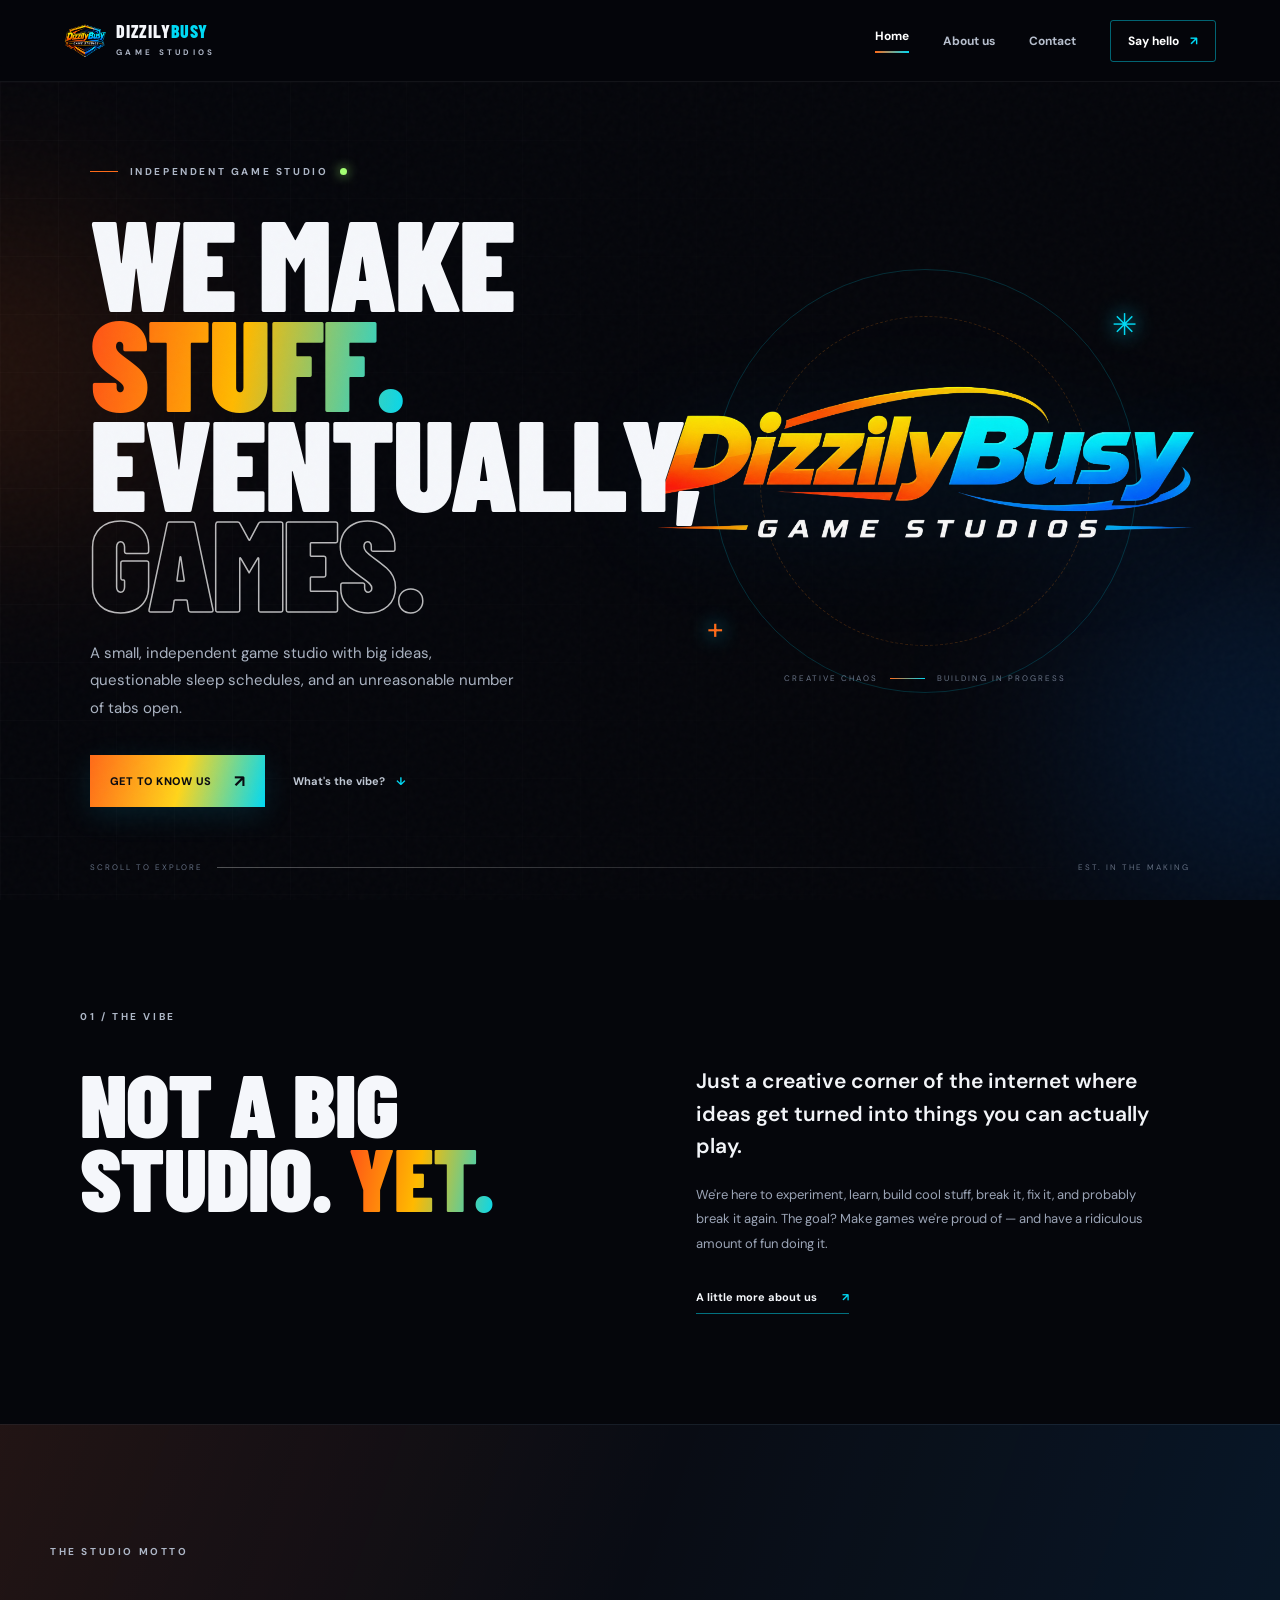
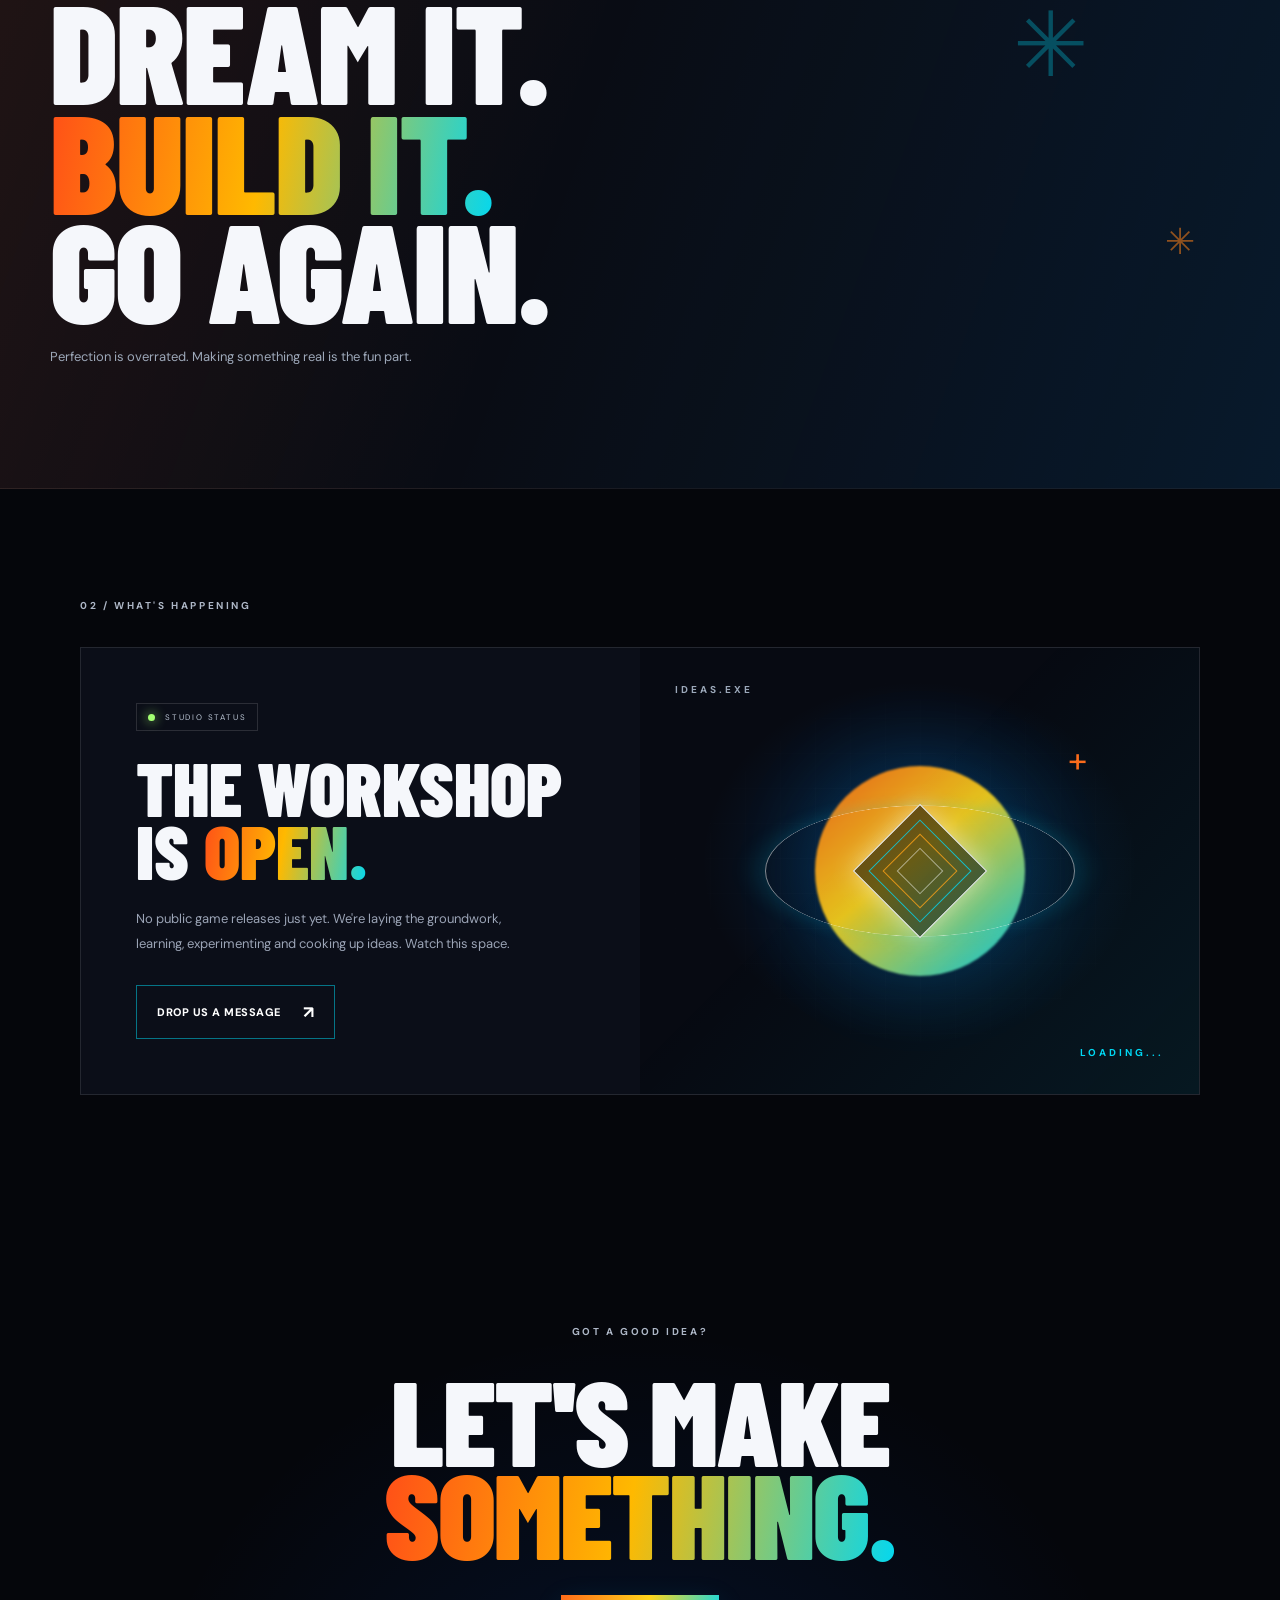
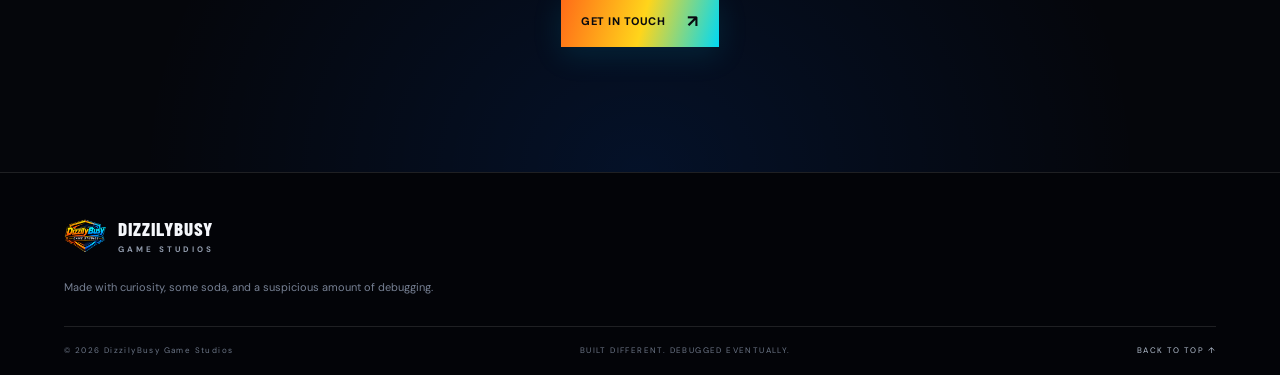
<file: index.html>
<!doctype html>
<html lang="en">
<head>
  <meta charset="utf-8">
  <meta name="viewport" content="width=device-width, initial-scale=1">
  <meta name="theme-color" content="#05060b">
  <meta name="description" content="DizzilyBusy Game Studios — an independent game studio making ideas happen, one questionable commit at a time.">
  <title>DizzilyBusy Game Studios — Making things. Breaking things. Making games.</title>
  <link rel="icon" type="image/png" href="assets/dizzilybusy-emblem.png">
  <link rel="preconnect" href="https://fonts.googleapis.com">
  <link rel="preconnect" href="https://fonts.gstatic.com" crossorigin>
  <link href="https://fonts.googleapis.com/css2?family=Barlow+Condensed:wght@600;700;800;900&family=DM+Sans:wght@400;500;600;700&display=swap" rel="stylesheet">
  <link rel="stylesheet" href="css/style.css">
  <script src="js/config.js" defer></script>
  <script src="js/main.js" defer></script>
</head>
<body>
  <div class="noise" aria-hidden="true"></div>
  <div class="scroll-progress" aria-hidden="true"><span></span></div>
  <header class="site-header">
    <a class="brand" href="index.html" aria-label="DizzilyBusy Game Studios home">
      <img src="assets/dizzilybusy-emblem.png" alt="" class="brand-mark">
      <span class="brand-name">DIZZILY<span>BUSY</span><small>GAME STUDIOS</small></span>
    </a>
    <button class="menu-toggle" aria-label="Open navigation" aria-expanded="false"><span></span><span></span></button>
    <nav class="main-nav" aria-label="Main navigation">
      <a class="active" href="index.html">Home</a>
      <a href="about.html">About us</a>
      <a href="contact.html">Contact</a>
      <a class="nav-cta" href="contact.html">Say hello <span>↗</span></a>
    </nav>
  </header>

  <main>
    <section class="hero">
      <div class="hero-grid" aria-hidden="true"></div>
      <div class="hero-orb orb-orange" aria-hidden="true"></div>
      <div class="hero-orb orb-blue" aria-hidden="true"></div>
      <div class="hero-content">
        <p class="eyebrow reveal"><span class="eyebrow-line"></span> INDEPENDENT GAME STUDIO <span class="status-dot"></span></p>
        <h1 class="hero-title reveal">WE MAKE<br><span class="gradient-text">STUFF.</span><br>EVENTUALLY, <span class="outline-text">GAMES.</span></h1>
        <p class="hero-copy reveal">A small, independent game studio with big ideas, questionable sleep schedules, and an unreasonable number of tabs open.</p>
        <div class="hero-actions reveal">
          <a class="button button-primary" href="about.html">Get to know us <span>↗</span></a>
          <a class="text-link" href="#the-vibe">What's the vibe? <span>↓</span></a>
        </div>
      </div>
      <div class="hero-art reveal">
        <div class="art-ring ring-one"></div><div class="art-ring ring-two"></div>
        <div class="art-cross cross-a">✳</div><div class="art-cross cross-b">+</div>
        <img src="assets/dizzilybusy-logo.png" alt="DizzilyBusy Game Studios logo" class="hero-logo">
        <div class="art-caption"><span>CREATIVE CHAOS</span><i></i><span>BUILDING IN PROGRESS</span></div>
      </div>
      <div class="hero-bottom"><span>SCROLL TO EXPLORE</span><span class="scroll-line"></span><span>EST. IN THE MAKING</span></div>
    </section>

    <section class="intro section-wrap" id="the-vibe">
      <div class="section-kicker reveal">01 / THE VIBE</div>
      <div class="intro-layout">
        <h2 class="section-heading reveal">NOT A BIG<br>STUDIO. <span class="gradient-text">YET.</span></h2>
        <div class="intro-text reveal">
          <p class="lead">Just a creative corner of the internet where ideas get turned into things you can actually play.</p>
          <p>We're here to experiment, learn, build cool stuff, break it, fix it, and probably break it again. The goal? Make games we're proud of — and have a ridiculous amount of fun doing it.</p>
          <a class="arrow-link" href="about.html">A little more about us <span>↗</span></a>
        </div>
      </div>
    </section>

    <section class="manifesto">
      <div class="manifesto-inner">
        <p class="eyebrow reveal">THE STUDIO MOTTO</p>
        <h2 class="reveal">DREAM IT.<br><span class="gradient-text">BUILD IT.</span><br>GO AGAIN.</h2>
        <p class="manifesto-note reveal">Perfection is overrated. Making something real is the fun part.</p>
        <span class="manifesto-spark spark-one">✳</span><span class="manifesto-spark spark-two">✳</span>
      </div>
    </section>

    <section class="now-building section-wrap">
      <div class="section-kicker reveal">02 / WHAT'S HAPPENING</div>
      <div class="building-card reveal">
        <div class="building-copy">
          <span class="pill"><span class="status-dot"></span> STUDIO STATUS</span>
          <h2>THE WORKSHOP<br>IS <span class="gradient-text">OPEN.</span></h2>
          <p>No public game releases just yet. We're laying the groundwork, learning, experimenting and cooking up ideas. Watch this space.</p>
          <a class="button button-outline" href="contact.html">Drop us a message <span>↗</span></a>
        </div>
        <div class="building-visual" aria-hidden="true">
          <div class="visual-grid"></div><div class="visual-sun"></div>
          <div class="visual-ring"></div><div class="visual-cube"><span></span><span></span><span></span></div>
          <div class="visual-label label-top">IDEAS.EXE</div><div class="visual-label label-bottom">LOADING...</div>
          <div class="visual-plus">+</div>
        </div>
      </div>
    </section>

    <section class="end-cta">
      <p class="eyebrow reveal">GOT A GOOD IDEA?</p>
      <h2 class="reveal">LET'S MAKE<br><span class="gradient-text">SOMETHING.</span></h2>
      <a class="button button-primary reveal" href="contact.html">Get in touch <span>↗</span></a>
    </section>
  </main>

  <footer class="site-footer">
    <a class="footer-brand" href="index.html"><img src="assets/dizzilybusy-emblem.png" alt=""><span>DIZZILYBUSY <small>GAME STUDIOS</small></span></a>
    <p>Made with curiosity, some soda, and a suspicious amount of debugging.</p>
    <div class="footer-bottom"><span>© <span data-year></span> DizzilyBusy Game Studios</span><span>BUILT DIFFERENT. DEBUGGED EVENTUALLY.</span><a href="#top" class="back-top">BACK TO TOP ↑</a></div>
  </footer>
</body>
</html>
</file>
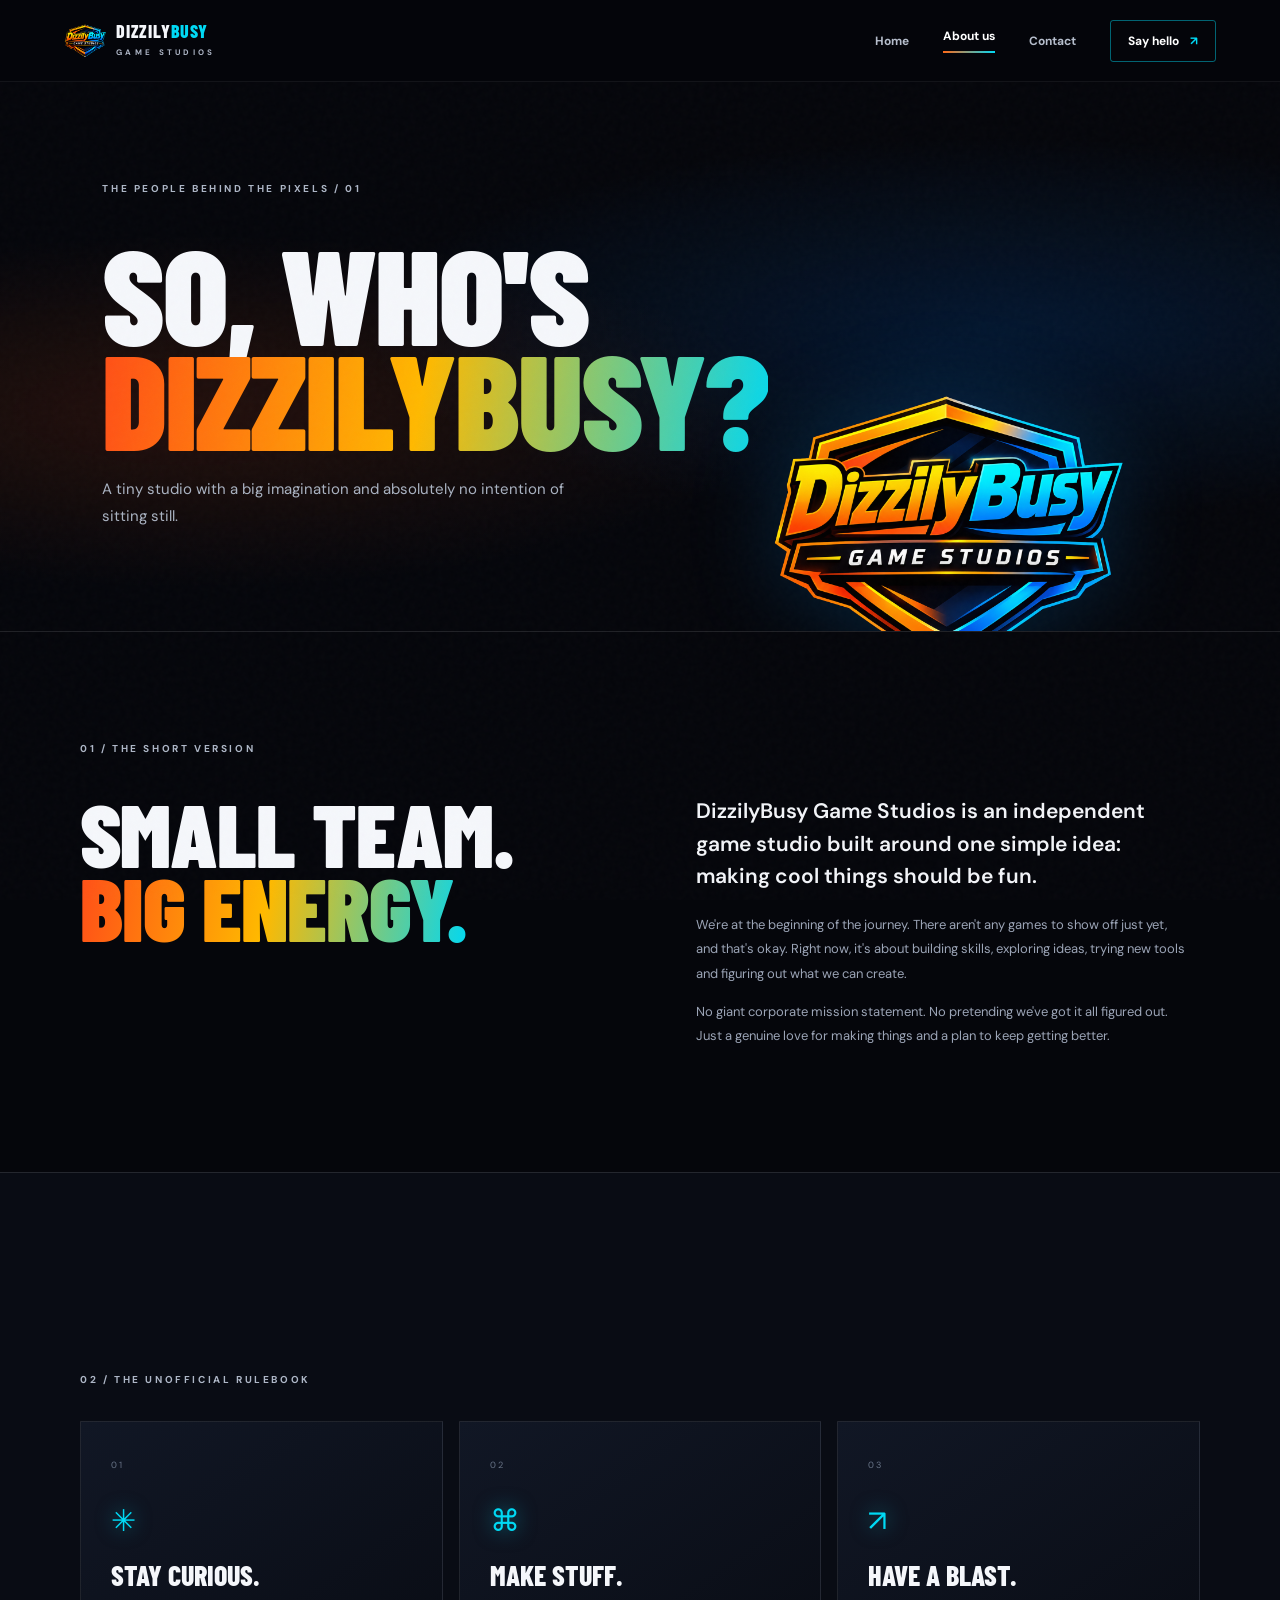
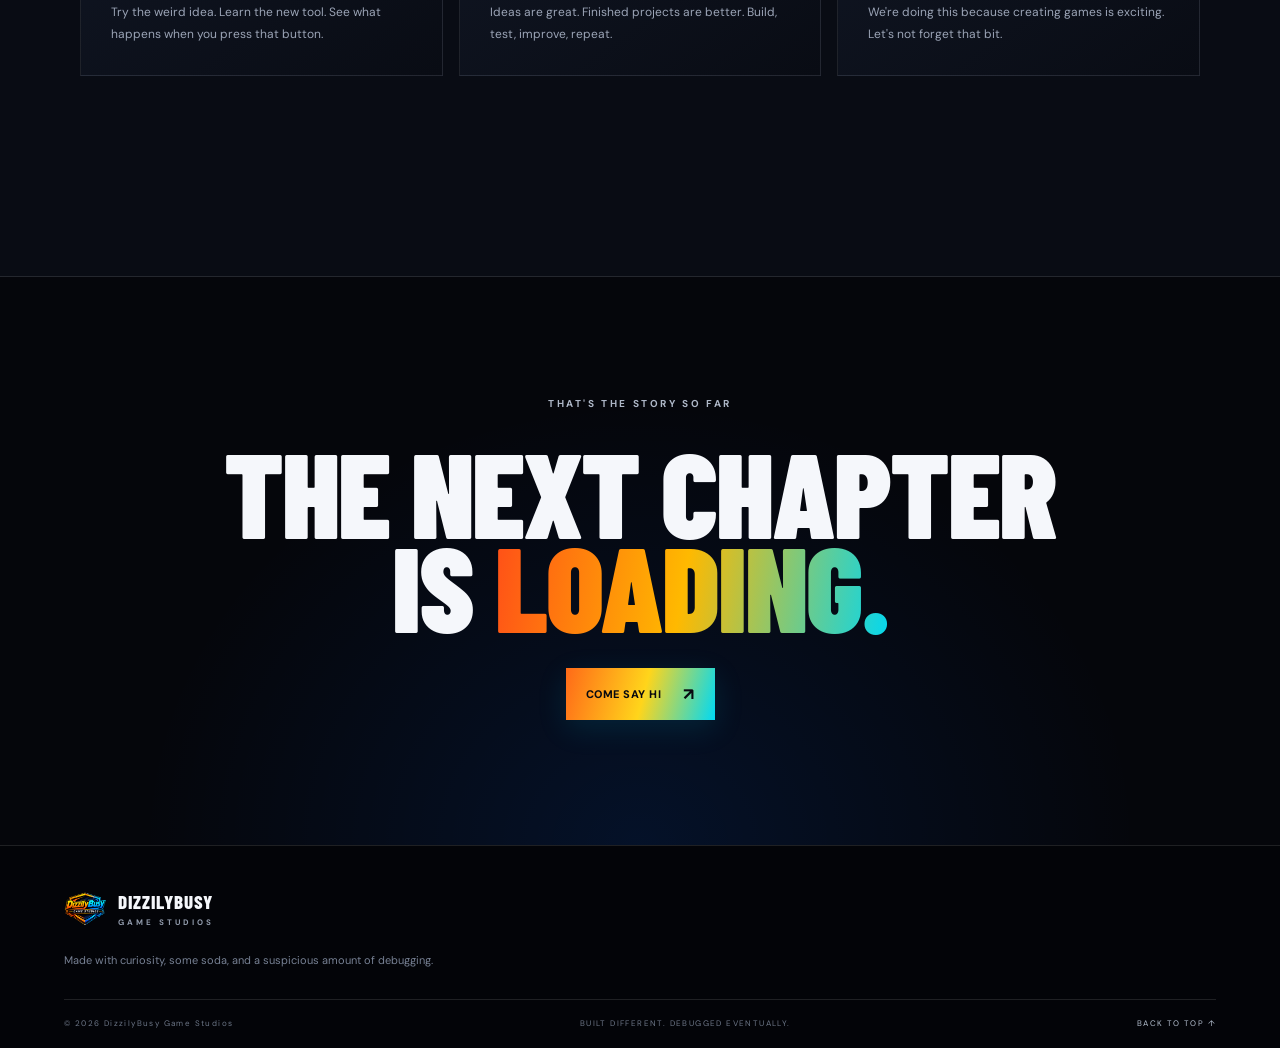
<file: about.html>
<!doctype html>
<html lang="en">
<head>
  <meta charset="utf-8"><meta name="viewport" content="width=device-width, initial-scale=1"><meta name="theme-color" content="#05060b">
  <meta name="description" content="Get to know DizzilyBusy Game Studios: small studio, big ideas, and plenty of creative chaos.">
  <title>About Us — DizzilyBusy Game Studios</title><link rel="icon" type="image/png" href="assets/dizzilybusy-emblem.png">
  <link rel="preconnect" href="https://fonts.googleapis.com"><link rel="preconnect" href="https://fonts.gstatic.com" crossorigin>
  <link href="https://fonts.googleapis.com/css2?family=Barlow+Condensed:wght@600;700;800;900&family=DM+Sans:wght@400;500;600;700&display=swap" rel="stylesheet">
  <link rel="stylesheet" href="css/style.css"><script src="js/config.js" defer></script><script src="js/main.js" defer></script>
</head>
<body><div class="noise" aria-hidden="true"></div><div class="scroll-progress"><span></span></div>
<header class="site-header"><a class="brand" href="index.html"><img src="assets/dizzilybusy-emblem.png" alt="" class="brand-mark"><span class="brand-name">DIZZILY<span>BUSY</span><small>GAME STUDIOS</small></span></a>
<button class="menu-toggle" aria-label="Open navigation" aria-expanded="false"><span></span><span></span></button><nav class="main-nav" aria-label="Main navigation"><a href="index.html">Home</a><a class="active" href="about.html">About us</a><a href="contact.html">Contact</a><a class="nav-cta" href="contact.html">Say hello <span>↗</span></a></nav></header>
<main>
  <section class="page-hero">
    <div class="page-hero-glow"></div><div class="section-kicker reveal">THE PEOPLE BEHIND THE PIXELS / 01</div>
    <h1 class="page-title reveal">SO, WHO'S<br><span class="gradient-text">DIZZILYBUSY?</span></h1>
    <p class="page-lead reveal">A tiny studio with a big imagination and absolutely no intention of sitting still.</p>
    <img class="page-emblem reveal" src="assets/dizzilybusy-emblem.png" alt="DizzilyBusy Game Studios emblem">
  </section>
  <section class="about-story section-wrap">
    <div class="section-kicker reveal">01 / THE SHORT VERSION</div><div class="story-grid">
      <h2 class="section-heading reveal">SMALL TEAM.<br><span class="gradient-text">BIG ENERGY.</span></h2>
      <div class="story-copy reveal"><p class="lead">DizzilyBusy Game Studios is an independent game studio built around one simple idea: making cool things should be fun.</p>
      <p>We're at the beginning of the journey. There aren't any games to show off just yet, and that's okay. Right now, it's about building skills, exploring ideas, trying new tools and figuring out what we can create.</p>
      <p>No giant corporate mission statement. No pretending we've got it all figured out. Just a genuine love for making things and a plan to keep getting better.</p></div>
    </div>
  </section>
  <section class="values-section">
    <div class="section-wrap"><div class="section-kicker reveal">02 / THE UNOFFICIAL RULEBOOK</div><div class="values-grid">
      <article class="value-card reveal"><span class="value-number">01</span><span class="value-icon">✳</span><h3>STAY CURIOUS.</h3><p>Try the weird idea. Learn the new tool. See what happens when you press that button.</p></article>
      <article class="value-card reveal"><span class="value-number">02</span><span class="value-icon">⌘</span><h3>MAKE STUFF.</h3><p>Ideas are great. Finished projects are better. Build, test, improve, repeat.</p></article>
      <article class="value-card reveal"><span class="value-number">03</span><span class="value-icon">↗</span><h3>HAVE A BLAST.</h3><p>We're doing this because creating games is exciting. Let's not forget that bit.</p></article>
    </div></div>
  </section>
  <section class="end-cta"><p class="eyebrow reveal">THAT'S THE STORY SO FAR</p><h2 class="reveal">THE NEXT CHAPTER<br>IS <span class="gradient-text">LOADING.</span></h2><a class="button button-primary reveal" href="contact.html">Come say hi <span>↗</span></a></section>
</main>
<footer class="site-footer"><a class="footer-brand" href="index.html"><img src="assets/dizzilybusy-emblem.png" alt=""><span>DIZZILYBUSY <small>GAME STUDIOS</small></span></a><p>Made with curiosity, some soda, and a suspicious amount of debugging.</p><div class="footer-bottom"><span>© <span data-year></span> DizzilyBusy Game Studios</span><span>BUILT DIFFERENT. DEBUGGED EVENTUALLY.</span><a href="#top" class="back-top">BACK TO TOP ↑</a></div></footer>
</body></html>
</file>
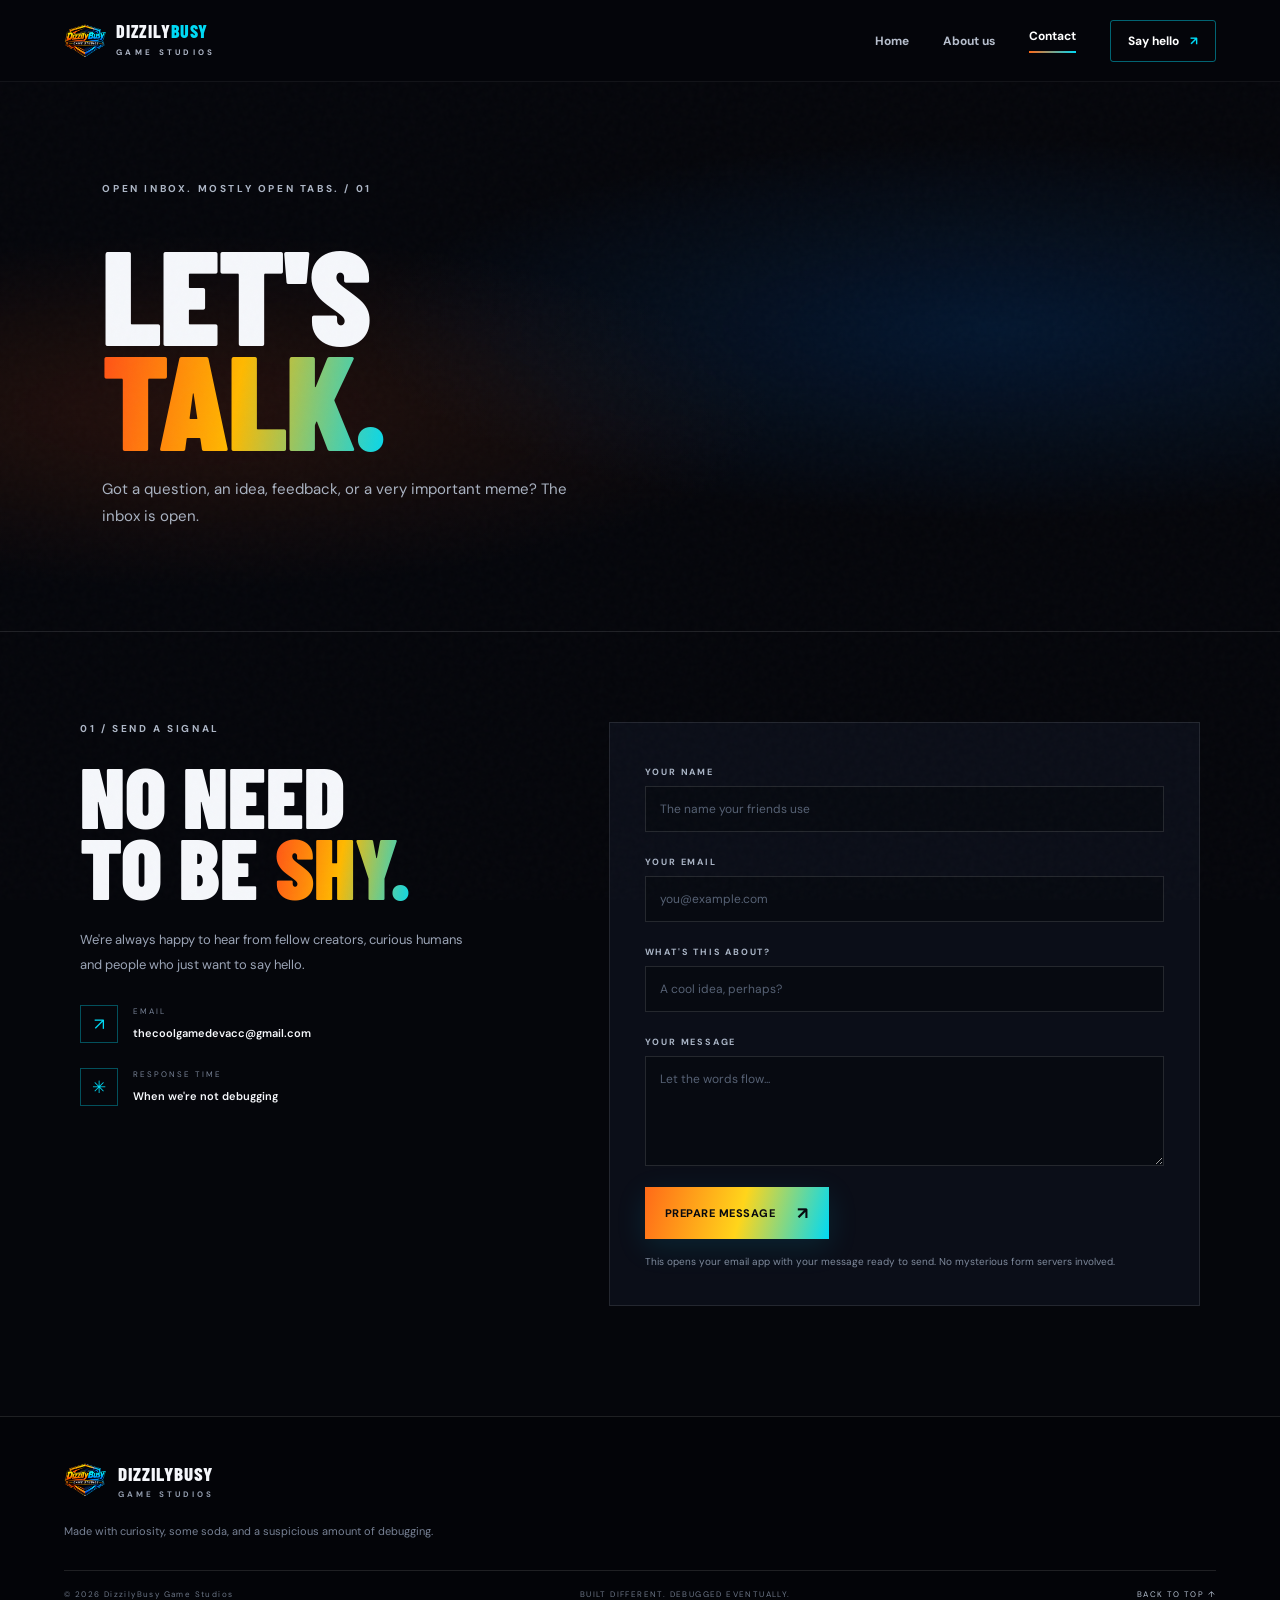
<file: contact.html>
<!doctype html>
<html lang="en">
  <head>
    <meta charset="utf-8" />
    <meta name="viewport" content="width=device-width, initial-scale=1" />
    <meta name="theme-color" content="#05060b" />
    <meta
      name="description"
      content="Get in touch with DizzilyBusy Game Studios. Questions, ideas, or just want to say hello?"
    />
    <title>Contact — DizzilyBusy Game Studios</title>
    <link rel="icon" type="image/png" href="assets/dizzilybusy-emblem.png" />
    <link rel="preconnect" href="https://fonts.googleapis.com" />
    <link rel="preconnect" href="https://fonts.gstatic.com" crossorigin />
    <link
      href="https://fonts.googleapis.com/css2?family=Barlow+Condensed:wght@600;700;800;900&family=DM+Sans:wght@400;500;600;700&display=swap"
      rel="stylesheet"
    />
    <link rel="stylesheet" href="css/style.css" />
    <script src="js/config.js" defer></script>
    <script src="js/main.js" defer></script>
  </head>
  <body>
    <div class="noise" aria-hidden="true"></div>
    <div class="scroll-progress"><span></span></div>
    <header class="site-header">
      <a class="brand" href="index.html"
        ><img
          src="assets/dizzilybusy-emblem.png"
          alt=""
          class="brand-mark"
        /><span class="brand-name"
          >DIZZILY<span>BUSY</span><small>GAME STUDIOS</small></span
        ></a
      >
      <button
        class="menu-toggle"
        aria-label="Open navigation"
        aria-expanded="false"
      >
        <span></span><span></span>
      </button>
      <nav class="main-nav" aria-label="Main navigation">
        <a href="index.html">Home</a><a href="about.html">About us</a
        ><a class="active" href="contact.html">Contact</a
        ><a class="nav-cta" href="contact.html">Say hello <span>↗</span></a>
      </nav>
    </header>
    <main>
      <section class="page-hero contact-hero">
        <div class="page-hero-glow"></div>
        <div class="section-kicker reveal">
          OPEN INBOX. MOSTLY OPEN TABS. / 01
        </div>
        <h1 class="page-title reveal">
          LET'S<br /><span class="gradient-text">TALK.</span>
        </h1>
        <p class="page-lead reveal">
          Got a question, an idea, feedback, or a very important meme? The inbox
          is open.
        </p>
      </section>
      <section class="contact-layout section-wrap">
        <div class="contact-aside reveal">
          <div class="section-kicker">01 / SEND A SIGNAL</div>
          <h2>NO NEED<br />TO BE <span class="gradient-text">SHY.</span></h2>
          <p>
            We're always happy to hear from fellow creators, curious humans and
            people who just want to say hello.
          </p>
          <div class="contact-detail">
            <span class="detail-icon">↗</span>
            <div>
              <small>EMAIL</small
              ><strong data-contact-email>thecoolgamedevacc@gmail.com</strong>
            </div>
          </div>
          <div class="contact-detail">
            <span class="detail-icon">✳</span>
            <div>
              <small>RESPONSE TIME</small
              ><strong>When we're not debugging</strong>
            </div>
          </div>
        </div>
        <form class="contact-form reveal" id="contact-form">
          <label for="name">YOUR NAME</label
          ><input
            id="name"
            name="name"
            type="text"
            placeholder="The name your friends use"
            required
          />
          <label for="email">YOUR EMAIL</label
          ><input
            id="email"
            name="email"
            type="email"
            placeholder="you@example.com"
            required
          />
          <label for="subject">WHAT'S THIS ABOUT?</label
          ><input
            id="subject"
            name="subject"
            type="text"
            placeholder="A cool idea, perhaps?"
            required
          />
          <label for="message">YOUR MESSAGE</label
          ><textarea
            id="message"
            name="message"
            rows="5"
            placeholder="Let the words flow..."
            required
          ></textarea>
          <button class="button button-primary submit-button" type="submit">
            Prepare message <span>↗</span>
          </button>
          <p class="form-note" id="form-note" aria-live="polite">
            This opens your email app with your message ready to send. No
            mysterious form servers involved.
          </p>
        </form>
      </section>
    </main>
    <footer class="site-footer">
      <a class="footer-brand" href="index.html"
        ><img src="assets/dizzilybusy-emblem.png" alt="" /><span
          >DIZZILYBUSY <small>GAME STUDIOS</small></span
        ></a
      >
      <p>
        Made with curiosity, some soda, and a suspicious amount of debugging.
      </p>
      <div class="footer-bottom">
        <span>© <span data-year></span> DizzilyBusy Game Studios</span
        ><span>BUILT DIFFERENT. DEBUGGED EVENTUALLY.</span
        ><a href="#top" class="back-top">BACK TO TOP ↑</a>
      </div>
    </footer>
  </body>
</html>
</file>
<file: css/style.css>
@import url('https://fonts.googleapis.com/css2?family=Barlow+Condensed:wght@600;700;800;900&family=DM+Sans:wght@400;500;600;700&display=swap');
:root{--bg:#05060b;--panel:#0b0e18;--panel2:#101522;--text:#f5f7fb;--muted:#9ba4b6;--orange:#ff6a18;--yellow:#ffd51b;--cyan:#00d9f4;--blue:#087bff;--line:rgba(255,255,255,.11);--display:'Barlow Condensed',Impact,sans-serif;--body:'DM Sans',Arial,sans-serif;--max:1180px}
*{box-sizing:border-box}html{scroll-behavior:smooth;scroll-padding-top:90px}body{margin:0;background:var(--bg);color:var(--text);font-family:var(--body);overflow-x:hidden}a{color:inherit;text-decoration:none}button,input,textarea{font:inherit}.noise{position:fixed;inset:0;pointer-events:none;z-index:20;opacity:.045;background-image:url("data:image/svg+xml,%3Csvg viewBox='0 0 180 180' xmlns='http://www.w3.org/2000/svg'%3E%3Cfilter id='n'%3E%3CfeTurbulence type='fractalNoise' baseFrequency='.9' numOctaves='3' stitchTiles='stitch'/%3E%3C/filter%3E%3Crect width='100%25' height='100%25' filter='url(%23n)' opacity='.5'/%3E%3C/svg%3E")}.scroll-progress{height:2px;position:fixed;top:0;left:0;right:0;z-index:50}.scroll-progress span{display:block;height:100%;width:0;background:linear-gradient(90deg,var(--orange),var(--yellow),var(--cyan),var(--blue))}
.site-header{height:82px;position:sticky;top:0;z-index:30;display:flex;align-items:center;justify-content:space-between;padding:0 max(5vw,24px);background:rgba(5,6,11,.78);backdrop-filter:blur(18px);border-bottom:1px solid rgba(255,255,255,.06)}.brand{display:flex;align-items:center;gap:10px}.brand-mark{width:42px;height:42px;object-fit:contain}.brand-name{font:800 18px var(--display);letter-spacing:.8px;line-height:.85}.brand-name>span{color:var(--cyan)}.brand-name small{display:block;font:700 8px var(--body);letter-spacing:3.3px;margin-top:7px;color:#aeb6c6}.main-nav{display:flex;align-items:center;gap:34px}.main-nav>a{font-size:12px;color:#b6becc;font-weight:700;transition:.2s}.main-nav>a:hover,.main-nav>a.active{color:#fff}.main-nav>a.active:after{content:"";display:block;height:2px;margin-top:7px;background:linear-gradient(90deg,var(--orange),var(--cyan))}.main-nav .nav-cta{padding:12px 17px;border:1px solid rgba(0,217,244,.45);border-radius:3px;color:#fff}.nav-cta span{color:var(--cyan);margin-left:8px}.menu-toggle{display:none}
.hero{min-height:calc(100svh - 82px);position:relative;display:grid;grid-template-columns:1fr 1fr;align-items:center;padding:70px max(7vw,28px) 90px;overflow:hidden}.hero-grid,.visual-grid{position:absolute;inset:0;background-image:linear-gradient(rgba(255,255,255,.035) 1px,transparent 1px),linear-gradient(90deg,rgba(255,255,255,.035) 1px,transparent 1px);background-size:58px 58px;mask-image:linear-gradient(90deg,black,transparent 90%);opacity:.5}.hero-content{max-width:570px;position:relative;z-index:2}.eyebrow,.section-kicker{font-size:10px;letter-spacing:2.6px;font-weight:700;color:#aeb7c7}.eyebrow{display:flex;align-items:center;gap:12px}.eyebrow-line{width:28px;height:1px;background:var(--orange)}.status-dot{width:7px;height:7px;border-radius:50%;background:#a3ff72;box-shadow:0 0 12px #a3ff72;display:inline-block}.hero-title,.page-title{font:900 clamp(76px,10vw,140px)/.78 var(--display);letter-spacing:-2px;margin:34px 0 28px}.gradient-text{background:linear-gradient(100deg,#ff4d18 0%,#ffb900 48%,#00d8f3 100%);-webkit-background-clip:text;background-clip:text;color:transparent}.outline-text{-webkit-text-stroke:1.5px rgba(255,255,255,.72);color:transparent}.hero-copy,.page-lead{max-width:430px;color:#aab3c2;font-size:15px;line-height:1.85}.hero-actions{display:flex;align-items:center;gap:28px;margin-top:32px}.button{display:inline-flex;align-items:center;justify-content:center;gap:22px;padding:15px 20px;font-size:11px;font-weight:800;letter-spacing:.5px;text-transform:uppercase;border:0;cursor:pointer;transition:transform .25s,box-shadow .25s,background .25s}.button:hover{transform:translateY(-3px)}.button-primary{color:#080a10;background:linear-gradient(105deg,var(--orange),var(--yellow) 52%,var(--cyan));box-shadow:0 8px 30px rgba(0,190,230,.13)}.button-primary:hover{box-shadow:0 10px 35px rgba(0,190,230,.3)}.button span{font-size:17px}.text-link{font-size:11px;font-weight:700;color:#c0c8d4}.text-link span{color:var(--cyan);margin-left:8px}.hero-art{position:relative;min-height:440px;display:grid;place-items:center;isolation:isolate}.hero-logo{width:min(112%,680px);height:auto;position:relative;z-index:2;filter:drop-shadow(0 20px 55px rgba(0,150,255,.12));animation:float 6s ease-in-out infinite}.art-ring{position:absolute;border:1px solid rgba(0,217,244,.18);border-radius:50%;aspect-ratio:1}.ring-one{width:80%;animation:spin 38s linear infinite}.ring-two{width:62%;border-color:rgba(255,137,24,.2);border-style:dashed;animation:spin 55s linear infinite reverse}.art-cross{position:absolute;color:var(--cyan);font-size:30px;text-shadow:0 0 20px var(--cyan)}.cross-a{top:10%;right:10%}.cross-b{bottom:12%;left:9%;color:var(--orange)}.hero-orb{position:absolute;border-radius:50%;filter:blur(100px);opacity:.14;pointer-events:none}.orb-orange{width:330px;height:330px;background:var(--orange);left:-170px;top:15%}.orb-blue{width:400px;height:400px;background:var(--blue);right:-190px;bottom:-5%}.art-caption{position:absolute;bottom:4%;display:flex;align-items:center;gap:12px;color:#697487;font-size:8px;letter-spacing:2px}.art-caption i{height:1px;width:35px;background:linear-gradient(90deg,var(--orange),var(--cyan))}.hero-bottom{position:absolute;bottom:28px;left:7%;right:7%;display:flex;align-items:center;gap:14px;color:#626d80;font-size:8px;letter-spacing:2px}.scroll-line{height:1px;flex:1;background:linear-gradient(90deg,rgba(255,255,255,.3),transparent)}
.section-wrap{max-width:var(--max);margin:auto;padding:110px 30px}.intro-layout{display:grid;grid-template-columns:1fr 1fr;gap:10%;margin-top:42px}.section-heading{font:900 clamp(56px,7vw,90px)/.83 var(--display);letter-spacing:-1px;margin:0}.intro-text{max-width:470px}.lead{font-size:21px;line-height:1.55;color:#f2f4f8;font-weight:600;margin:0 0 20px}.intro-text p:not(.lead),.story-copy p:not(.lead){font-size:13px;line-height:1.9;color:var(--muted)}.arrow-link{display:inline-flex;gap:25px;margin-top:20px;padding-bottom:9px;border-bottom:1px solid rgba(0,217,244,.5);font-size:11px;font-weight:700}.arrow-link span{color:var(--cyan)}
.manifesto{padding:110px 25px;background:linear-gradient(110deg,rgba(255,93,24,.1),transparent 45%,rgba(0,145,255,.1)),#090c14;border-top:1px solid rgba(255,255,255,.06);border-bottom:1px solid rgba(255,255,255,.06);overflow:hidden}.manifesto-inner{max-width:var(--max);margin:auto;position:relative}.manifesto h2,.end-cta h2{font:900 clamp(72px,11vw,145px)/.78 var(--display);letter-spacing:-2px;margin:36px 0 25px}.manifesto-note{color:#9da8b9;font-size:13px}.manifesto-spark{position:absolute;font-size:90px;color:rgba(0,217,244,.3);right:12%;top:10%;animation:spin 22s linear infinite}.spark-two{font-size:36px;right:3%;top:65%;color:rgba(255,130,24,.55)}
.building-card{display:grid;grid-template-columns:1fr 1fr;background:var(--panel);border:1px solid rgba(255,255,255,.1);margin-top:35px;min-height:410px;overflow:hidden}.building-copy{padding:55px;align-self:center}.pill{display:inline-flex;align-items:center;gap:10px;border:1px solid rgba(255,255,255,.13);padding:8px 11px;color:#bac4d3;font-size:8px;letter-spacing:1.8px}.building-copy h2,.contact-aside h2{font:900 clamp(48px,6vw,75px)/.84 var(--display);margin:25px 0}.building-copy p,.contact-aside>p{font-size:13px;line-height:1.9;color:var(--muted);max-width:390px;margin-bottom:28px}.button-outline{border:1px solid rgba(0,217,244,.5);color:#fff;background:transparent}.button-outline:hover{background:rgba(0,217,244,.08)}.building-visual{position:relative;min-height:410px;overflow:hidden;background:radial-gradient(ellipse at 50% 48%,rgba(0,130,255,.2),transparent 55%),#070a12}.building-visual:after{content:"";position:absolute;inset:0;background:linear-gradient(135deg,transparent 40%,rgba(0,217,244,.07));pointer-events:none}.visual-grid{mask-image:radial-gradient(ellipse,black,transparent 75%);background-size:35px 35px}.visual-sun{position:absolute;width:210px;height:210px;border-radius:50%;background:linear-gradient(140deg,#ff6a18,#ffd51b 45%,#00d9f4);filter:blur(1px);top:50%;left:50%;transform:translate(-50%,-50%);opacity:.9;box-shadow:0 0 90px rgba(0,160,255,.25)}.visual-ring{position:absolute;width:310px;height:310px;border:1px solid rgba(255,255,255,.5);border-radius:50%;top:50%;left:50%;transform:translate(-50%,-50%) rotateX(65deg);box-shadow:0 0 35px rgba(0,217,244,.2)}.visual-cube{position:absolute;width:95px;height:95px;top:50%;left:50%;transform:translate(-50%,-50%) rotate(45deg);border:1px solid #fff;box-shadow:0 0 25px rgba(255,255,255,.5);background:rgba(5,6,11,.55)}.visual-cube span{position:absolute;inset:10px;border:1px solid rgba(0,217,244,.8)}.visual-cube span:nth-child(2){inset:20px;border-color:rgba(255,160,20,.8)}.visual-cube span:nth-child(3){inset:30px;border-color:rgba(255,255,255,.5)}.visual-label{position:absolute;font:700 10px var(--body);letter-spacing:3px;color:#9ca9ba}.label-top{top:35px;left:35px}.label-bottom{bottom:35px;right:35px;color:var(--cyan)}.visual-plus{position:absolute;top:20%;right:20%;font-size:35px;color:var(--orange)}
.end-cta{text-align:center;padding:110px 20px 125px;background:radial-gradient(ellipse at 50% 100%,rgba(0,100,255,.12),transparent 55%)}.end-cta .eyebrow{justify-content:center}.end-cta h2{font-size:clamp(65px,10vw,120px);margin:35px 0}.site-footer{padding:42px max(5vw,24px) 20px;border-top:1px solid var(--line);background:#030408}.footer-brand{display:inline-flex;align-items:center;gap:12px;font:800 19px var(--display);letter-spacing:1px}.footer-brand img{width:42px;height:42px;object-fit:contain}.footer-brand small{display:block;font:700 8px var(--body);letter-spacing:3px;color:#929cad;margin-top:4px}.site-footer>p{font-size:11px;color:#778194;margin:18px 0 32px}.footer-bottom{display:flex;justify-content:space-between;gap:20px;border-top:1px solid var(--line);padding-top:18px;color:#6d7788;font-size:8px;letter-spacing:1.4px}.back-top{color:#b5c0d0}
.page-hero{position:relative;overflow:hidden;min-height:480px;padding:100px max(8vw,30px) 85px;border-bottom:1px solid var(--line);background:radial-gradient(ellipse at 78% 45%,rgba(0,120,255,.15),transparent 45%),radial-gradient(ellipse at 15% 60%,rgba(255,90,20,.12),transparent 38%)}.page-hero .section-kicker,.page-title,.page-lead{position:relative;z-index:2}.page-title{font-size:clamp(76px,11vw,135px);margin:45px 0 25px}.page-lead{max-width:500px}.page-emblem{position:absolute;width:min(32vw,360px);right:12%;top:50%;transform:translateY(-45%);opacity:.85;filter:drop-shadow(0 0 45px rgba(0,150,255,.2))}.about-story .story-grid{display:grid;grid-template-columns:1fr 1fr;gap:10%;margin-top:40px}.story-copy{max-width:490px}.values-section{padding:90px 0;background:#090c14;border-block:1px solid var(--line)}.values-grid{display:grid;grid-template-columns:repeat(3,1fr);gap:16px;margin-top:35px}.value-card{position:relative;min-height:250px;padding:30px;background:linear-gradient(145deg,#111725,#090c14);border:1px solid rgba(255,255,255,.09);transition:transform .3s,border-color .3s}.value-card:hover{transform:translateY(-7px);border-color:rgba(0,217,244,.4)}.value-number{font-size:9px;letter-spacing:2px;color:#687487}.value-icon{display:block;font-size:30px;margin:28px 0 18px;color:var(--cyan);text-shadow:0 0 20px rgba(0,217,244,.5)}.value-card h3{font:800 28px var(--display);margin:0 0 10px}.value-card p{font-size:12px;line-height:1.8;color:var(--muted);margin:0}.contact-hero{min-height:430px}.contact-layout{display:grid;grid-template-columns:.8fr 1.2fr;gap:12%;padding-top:90px}.contact-aside h2{font-size:clamp(55px,7vw,85px)}.contact-detail{display:flex;align-items:center;gap:15px;margin-top:25px}.detail-icon{width:38px;height:38px;display:grid;place-items:center;border:1px solid rgba(0,217,244,.35);color:var(--cyan);font-size:17px}.contact-detail small{display:block;color:#788397;font-size:8px;letter-spacing:2px;margin-bottom:5px}.contact-detail strong{font-size:11px;font-weight:600}.contact-form{padding:35px;background:var(--panel);border:1px solid rgba(255,255,255,.1);display:flex;flex-direction:column}.contact-form label{font-size:9px;font-weight:700;letter-spacing:1.8px;color:#aab5c6;margin:8px 0}.contact-form input,.contact-form textarea{background:#070a11;border:1px solid rgba(255,255,255,.12);padding:14px;color:#fff;outline:none;font-size:12px;resize:vertical;margin-bottom:16px;transition:border .2s}.contact-form input:focus,.contact-form textarea:focus{border-color:rgba(0,217,244,.65)}.contact-form input::placeholder,.contact-form textarea::placeholder{color:#566174}.submit-button{align-self:flex-start;margin-top:5px}.form-note{font-size:10px;color:#7f8a9c;line-height:1.6;margin:15px 0 0}
.reveal{opacity:0;transform:translateY(22px);transition:opacity .75s ease,transform .75s cubic-bezier(.2,.7,.2,1)}.reveal.visible{opacity:1;transform:translateY(0)}@keyframes float{0%,100%{transform:translateY(0) rotate(-1deg)}50%{transform:translateY(-13px) rotate(1deg)}}@keyframes spin{to{transform:rotate(360deg)}}
@media(max-width:850px){.hero{grid-template-columns:1fr;padding-top:70px}.hero-content{max-width:650px}.hero-art{min-height:300px;margin-top:25px}.hero-logo{width:min(95%,600px)}.intro-layout,.about-story .story-grid{gap:6%}.page-emblem{right:5%;width:30vw;opacity:.55}.contact-layout{gap:6%}.building-copy{padding:35px}}
@media(max-width:650px){.site-header{height:70px;padding:0 20px}.brand-mark{width:36px;height:36px}.menu-toggle{display:flex;width:42px;height:42px;flex-direction:column;justify-content:center;gap:6px;align-items:center;background:transparent;border:1px solid var(--line);cursor:pointer}.menu-toggle span{height:1px;width:18px;background:#fff;transition:.2s}.menu-toggle[aria-expanded=true] span:first-child{transform:translateY(3.5px) rotate(45deg)}.menu-toggle[aria-expanded=true] span:last-child{transform:translateY(-3.5px) rotate(-45deg)}.main-nav{display:none;position:absolute;top:70px;left:0;right:0;padding:22px;background:rgba(5,6,11,.97);border-bottom:1px solid var(--line);flex-direction:column;align-items:stretch;gap:22px}.main-nav.open{display:flex}.main-nav>a{font-size:13px}.main-nav>a.active:after{display:none}.main-nav .nav-cta{text-align:center}.hero{min-height:auto;padding:75px 24px 80px}.hero-title{font-size:clamp(76px,18vw,112px);margin-top:30px}.hero-copy{font-size:13px}.hero-actions{gap:20px;flex-wrap:wrap}.hero-art{min-height:230px;margin-top:20px}.art-caption{font-size:6px}.hero-bottom{left:24px;right:24px;bottom:22px;font-size:7px}.section-wrap{padding:75px 24px}.intro-layout,.about-story .story-grid{grid-template-columns:1fr;gap:30px;margin-top:30px}.section-heading{font-size:68px}.lead{font-size:18px}.manifesto{padding:80px 24px}.manifesto h2{font-size:clamp(75px,17vw,112px)}.manifesto-spark{right:5%;font-size:55px}.building-card{grid-template-columns:1fr}.building-copy{padding:32px 25px}.building-visual{min-height:290px}.end-cta{padding:85px 20px}.end-cta h2{font-size:clamp(65px,15vw,100px)}.footer-bottom{flex-wrap:wrap;line-height:1.6}.footer-bottom>span:nth-child(2){display:none}.page-hero{min-height:420px;padding:85px 24px 65px}.page-title{font-size:clamp(70px,17vw,110px);margin:40px 0 24px}.page-emblem{width:200px;right:-25px;top:58%;opacity:.25}.values-section{padding:70px 0}.values-grid{grid-template-columns:1fr}.value-card{min-height:210px}.contact-layout{grid-template-columns:1fr;gap:45px;padding-top:65px}.contact-form{padding:25px 20px}.contact-aside h2{font-size:70px}}
@media(prefers-reduced-motion:reduce){*,*::before,*::after{scroll-behavior:auto!important;animation-duration:.01ms!important;animation-iteration-count:1!important;transition-duration:.01ms!important}.reveal{opacity:1;transform:none}}
</file>
